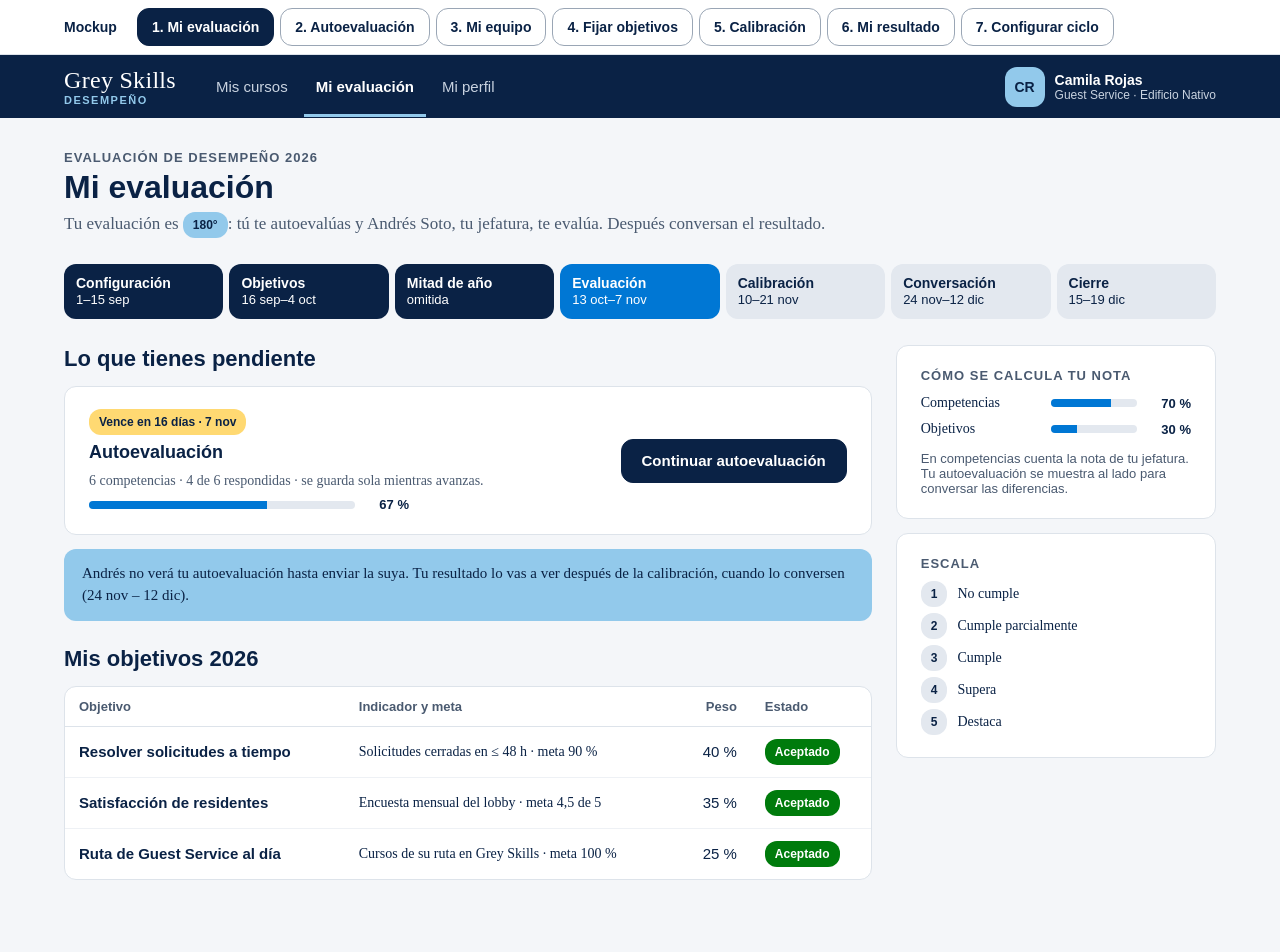
<file: docs/desempeno/mockup.html>
<!doctype html>
<html lang="es">
<head>
<meta charset="utf-8">
<meta name="viewport" content="width=device-width, initial-scale=1, viewport-fit=cover">
<meta name="color-scheme" content="light">
<title>Evaluación de Desempeño · Mockup</title>
<style>
:root {
  --navy: #0A2245; --ocean: #0077D4; --sky: #92C9EB; --stucco: #F5EBDC;
  --fondo: #F4F6F9; --borde: #DDE3EA; --borde-suave: #EEF1F5; --borde-fuerte: #9AA6B5;
  --gris-barra: #E3E8EF; --texto-suave: #4A5A70; --texto-claro: #C9D3E0;
  --verde: #007B0C; --amarillo: #FFD972; --rojo: #9E3B2E;
  --radio: 12px; --sans: "Helvetica Neue", Arial, sans-serif; --serif: Georgia, "Times New Roman", serif;
}
*, *::before, *::after { box-sizing: border-box; }
html, body { margin: 0; }
body { background: var(--fondo); color: var(--navy); font: 16px/1.45 var(--serif); }
button { font: inherit; color: inherit; }
a { color: var(--ocean); }
button:focus-visible, a:focus-visible, input:focus-visible, select:focus-visible, textarea:focus-visible { outline: 3px solid var(--sky); outline-offset: 2px; }
@media (prefers-reduced-motion: reduce) { * { transition: none !important; } }

/* Barra del mockup */
.pv { position: sticky; top: 0; z-index: 50; background: #FFF; border-bottom: 1px solid var(--borde); }
.pv-in { max-width: 1200px; margin: 0 auto; padding: 8px 24px; display: flex; flex-wrap: wrap; align-items: center; gap: 6px 14px; }
.pv-t { font: 700 14px var(--sans); margin-right: 6px; }
.pv-tabs { display: flex; flex-wrap: wrap; gap: 6px; }
.pv-tab { min-height: 38px; padding: 0 14px; border-radius: var(--radio); border: 1px solid var(--borde-fuerte); background: #FFF; color: var(--navy); font: 700 14px var(--sans); cursor: pointer; }
.pv-tab[aria-current="page"] { background: var(--navy); border-color: var(--navy); color: #FFF; }

/* Encabezado de la plataforma */
.top { background: var(--navy); color: #FFF; }
.top-in { max-width: 1200px; margin: 0 auto; padding: 0 24px; display: flex; flex-wrap: wrap; align-items: center; gap: 8px 28px; }
.brand { display: flex; flex-direction: column; padding: 12px 0; }
.brand-name { font: 24px var(--serif); letter-spacing: .3px; }
.brand-tag { font: 700 11px var(--sans); color: var(--sky); letter-spacing: 1.5px; text-transform: uppercase; }
.nav { display: flex; flex-wrap: wrap; gap: 4px; flex: 1 1 auto; }
.nav span { padding: 22px 12px 19px; border-bottom: 3px solid transparent; font: 15px var(--sans); color: var(--texto-claro); }
.nav span.on { border-bottom-color: var(--sky); color: #FFF; font-weight: 700; }
.me { display: flex; align-items: center; gap: 10px; margin-left: auto; padding: 10px 0; }
.avatar { width: 40px; height: 40px; flex: none; border-radius: var(--radio); background: var(--sky); color: var(--navy); display: flex; align-items: center; justify-content: center; font: 700 14px var(--sans); }
.me-name { font: 700 14px var(--sans); }
.me-role { font: 12px var(--sans); color: var(--texto-claro); }

/* Estructura */
.main { max-width: 1200px; margin: 0 auto; padding: 32px 24px 72px; }
.stack { display: flex; flex-direction: column; gap: 14px; }
.stack-lg { display: flex; flex-direction: column; gap: 26px; }
.stack-sm { display: flex; flex-direction: column; gap: 6px; }
.row { display: flex; flex-wrap: wrap; align-items: center; gap: 10px; }
.row-between { display: flex; flex-wrap: wrap; align-items: flex-end; justify-content: space-between; gap: 16px; }
.split { display: flex; flex-wrap: wrap; gap: 24px; align-items: flex-start; }
.split > .side { flex: 1 1 320px; min-width: 0; }
.split > .grow { flex: 999 1 520px; min-width: 0; }
.grid { display: grid; grid-template-columns: repeat(auto-fill, minmax(220px, 1fr)); gap: 16px; }
.h1 { margin: 0 0 6px; font: 700 32px/1.15 var(--sans); }
.h2 { margin: 0; font: 700 22px/1.25 var(--sans); }
.h3 { margin: 0; font: 700 18px/1.3 var(--sans); }
.eyebrow { margin: 0 0 4px; font: 700 13px var(--sans); letter-spacing: 1px; text-transform: uppercase; color: var(--texto-suave); }
.lead { margin: 0; font-size: 17px; color: var(--texto-suave); }
.muted { color: var(--texto-suave); }
.small { font-size: 14px; }
.xs { font: 13px var(--sans); }
.strong { font-family: var(--sans); font-weight: 700; }
p { margin: 0; }

.card { background: #FFF; border: 1px solid var(--borde); border-radius: var(--radio); }
.pad { padding: 22px 24px; }
.pad-sm { padding: 16px 18px; }
.notice { background: var(--stucco); border-radius: var(--radio); padding: 14px 18px; font-size: 15px; }
.notice-info { background: var(--sky); }
.notice-warn { background: var(--amarillo); }
.kpi { font: 700 34px/1.1 var(--sans); }

.btn, .btn2 { display: inline-flex; align-items: center; justify-content: center; gap: 6px; min-height: 44px; padding: 0 20px; border-radius: var(--radio); font: 700 15px var(--sans); cursor: pointer; white-space: nowrap; }
.btn { border: 1px solid var(--navy); background: var(--navy); color: #FFF; }
.btn:hover { background: var(--ocean); border-color: var(--ocean); }
.btn:disabled { opacity: .4; cursor: default; background: var(--navy); border-color: var(--navy); }
.btn2 { border: 1px solid var(--navy); background: #FFF; color: var(--navy); }
.btn2:hover { background: var(--stucco); }
.btn-sm { min-height: 36px; padding: 0 14px; font-size: 14px; }

.chip { display: inline-flex; align-items: center; min-height: 26px; padding: 0 10px; border-radius: var(--radio); font: 700 12px var(--sans); white-space: nowrap; }
.c-ok { background: var(--verde); color: #FFF; }
.c-warn { background: var(--amarillo); color: var(--navy); }
.c-late { background: var(--rojo); color: #FFF; }
.c-done { background: var(--navy); color: #FFF; }
.c-none { background: var(--stucco); color: var(--navy); }
.c-sky { background: var(--sky); color: var(--navy); }
.c-suave { background: var(--gris-barra); color: var(--navy); }
.t90 { background: var(--stucco); color: var(--navy); }
.t180 { background: var(--sky); color: var(--navy); }
.t360 { background: var(--navy); color: #FFF; }

.bar { flex: 1; height: 8px; background: var(--gris-barra); border-radius: var(--radio); overflow: hidden; min-width: 40px; }
.bar > span { display: block; height: 100%; background: var(--ocean); }
.bar-row { display: flex; align-items: center; gap: 10px; }
.bar-pct { font: 700 13px var(--sans); min-width: 44px; text-align: right; }

.table-wrap { overflow-x: auto; }
table { border-collapse: collapse; width: 100%; }
th { text-align: left; font: 700 13px var(--sans); color: var(--texto-suave); padding: 12px 14px; border-bottom: 1px solid var(--borde); white-space: nowrap; }
td { padding: 12px 14px; border-bottom: 1px solid var(--borde-suave); font-size: 15px; vertical-align: middle; }
tr:last-child td { border-bottom: none; }
.num { text-align: right; font-family: var(--sans); font-variant-numeric: tabular-nums; }

.label { display: block; margin-bottom: 6px; font: 700 14px var(--sans); }
.input { width: 100%; min-height: 42px; padding: 8px 12px; border: 1px solid var(--borde-fuerte); border-radius: var(--radio); font: 15px var(--serif); color: var(--navy); background: #FFF; }
textarea.input { resize: vertical; }
.input-num { width: 90px; text-align: right; font-family: var(--sans); }
.check { display: flex; align-items: flex-start; gap: 10px; font-size: 15px; cursor: pointer; }
.check input { width: 20px; height: 20px; flex: none; margin-top: 2px; accent-color: var(--navy); }

/* Etapas del ciclo */
.steps { display: grid; grid-template-columns: repeat(7, minmax(110px, 1fr)); gap: 6px; overflow-x: auto; }
.step { padding: 10px 12px; border-radius: var(--radio); background: var(--gris-barra); font: 13px/1.3 var(--sans); min-width: 110px; }
.step b { display: block; font-size: 14px; }
.step.done { background: var(--navy); color: #FFF; }
.step.now { background: var(--ocean); color: #FFF; }

/* Escala de evaluación */
.scale { display: flex; flex-wrap: wrap; gap: 6px; }
.scale button { min-width: 44px; min-height: 44px; padding: 0 10px; border-radius: var(--radio); border: 1px solid var(--borde-fuerte); background: #FFF; font: 700 15px var(--sans); cursor: pointer; }
.scale button:hover { background: var(--stucco); }
.scale button[aria-pressed="true"] { background: var(--navy); border-color: var(--navy); color: #FFF; }
.scale .no { font-weight: 400; font-size: 13px; }
.comp { border-top: 1px solid var(--borde-suave); padding-top: 18px; }
.comp:first-child { border-top: none; padding-top: 0; }
.conducta { font-size: 14px; color: var(--texto-suave); padding-left: 14px; border-left: 3px solid var(--sky); }

/* Comparación por evaluador */
.cmp { display: grid; grid-template-columns: minmax(150px, 1.2fr) 3fr; gap: 6px 16px; align-items: center; }
.cmp-bars { display: flex; flex-direction: column; gap: 4px; }
.cmp-l { display: flex; align-items: center; gap: 8px; font: 12px var(--sans); }
.cmp-l .bar { height: 10px; }
.cmp-l .k { width: 90px; flex: none; color: var(--texto-suave); }
.cmp-l .v { width: 30px; flex: none; text-align: right; font-weight: 700; }
.s-auto > span { background: var(--borde-fuerte); }
.s-jefe > span { background: var(--navy); }
.s-par > span { background: var(--ocean); }
.s-eq > span { background: var(--sky); }
.legend { display: flex; flex-wrap: wrap; gap: 14px; font: 13px var(--sans); }
.legend i { display: inline-block; width: 12px; height: 12px; border-radius: 3px; margin-right: 6px; vertical-align: -1px; }

/* Distribución de calibración */
.dist { display: grid; grid-template-columns: repeat(5, 1fr); gap: 10px; align-items: end; height: 190px; }
.dist-col { display: flex; flex-direction: column; align-items: center; justify-content: flex-end; gap: 6px; height: 100%; }
.dist-bar { width: 100%; max-width: 80px; background: var(--ocean); border-radius: 6px 6px 0 0; transition: height .25s; }
.dist-n { font: 700 14px var(--sans); }
.dist-l { font: 12px/1.2 var(--sans); text-align: center; color: var(--texto-suave); min-height: 30px; }
.dist-ref { font: 11px var(--sans); color: var(--texto-suave); }

.big-score { font: 700 56px/1 var(--sans); }
.hidden { display: none !important; }

@media (max-width: 640px) {
  .main { padding: 24px 16px 56px; }
  .pv-in, .top-in { padding-left: 16px; padding-right: 16px; }
  .h1 { font-size: 26px; }
  .nav { display: none; }
  .cmp { grid-template-columns: 1fr; }
  .pad { padding: 18px 16px; }
}
</style>
</head>
<body>

<div class="pv"><div class="pv-in">
  <span class="pv-t">Mockup</span>
  <div class="pv-tabs" role="tablist" id="tabs"></div>
</div></div>

<div id="root"></div>

<script>
// Mockup estático: datos ficticios, nada se guarda.
const $ = (s, el = document) => el.querySelector(s);
const esc = (s) => String(s).replace(/[&<>"]/g, (c) => ({ '&': '&amp;', '<': '&lt;', '>': '&gt;', '"': '&quot;' }[c]));
const ini = (n) => n.split(' ').map((x) => x[0]).slice(0, 2).join('');
const f1 = (n) => n.toFixed(1).replace('.', ',');

const ESCALA = [
  { n: 1, l: 'No cumple' }, { n: 2, l: 'Cumple parcialmente' }, { n: 3, l: 'Cumple' },
  { n: 4, l: 'Supera' }, { n: 5, l: 'Destaca' }
];
const resultado = (x) => x < 2 ? 'No cumple' : x < 2.8 ? 'Cumple parcialmente' : x < 3.7 ? 'Cumple' : x < 4.5 ? 'Supera' : 'Destaca';
const chipTipo = (t) => `<span class="chip t${t}">${t}°</span>`;
const ESTADO = {
  env: '<span class="chip c-ok">Enviada</span>', cur: '<span class="chip c-warn">En curso</span>',
  pen: '<span class="chip c-suave">Pendiente</span>', atr: '<span class="chip c-late">Atrasada</span>',
  na: '<span class="muted xs">No aplica</span>'
};

const ETAPAS = [
  ['Configuración', '1–15 sep'], ['Objetivos', '16 sep–4 oct'], ['Mitad de año', 'omitida'],
  ['Evaluación', '13 oct–7 nov'], ['Calibración', '10–21 nov'], ['Conversación', '24 nov–12 dic'], ['Cierre', '15–19 dic']
];
const etapas = (actual) => `<div class="steps" aria-label="Etapas del ciclo">${ETAPAS.map(([t, d], i) =>
  `<div class="step ${i < actual ? 'done' : i === actual ? 'now' : ''}" ${i === actual ? 'aria-current="step"' : ''}><b>${t}</b>${d}</div>`).join('')}</div>`;

function header(nav, on, nombre, rol) {
  return `<header class="top"><div class="top-in">
    <div class="brand"><span class="brand-name">Grey Skills</span><span class="brand-tag">Desempeño</span></div>
    <nav class="nav" aria-label="Secciones">${nav.map((n) => `<span class="${n === on ? 'on' : ''}">${n}</span>`).join('')}</nav>
    <div class="me"><span class="avatar">${ini(nombre)}</span><span><div class="me-name">${nombre}</div><div class="me-role">${rol}</div></span></div>
  </div></header>`;
}
const NAV_T = ['Mis cursos', 'Mi evaluación', 'Mi perfil'];
const NAV_J = ['Mis cursos', 'Mi evaluación', 'Mi equipo', 'Mi perfil'];
const NAV_G = ['Mis cursos', 'Mi evaluación', 'Mi equipo', 'Calibración', 'Mi perfil'];
const NAV_A = ['Administración', 'Ciclos', 'Competencias', 'Calibración', 'Reportes'];

// ---------- Competencias de Guest Service ----------
const COMPS_GS = [
  { id: 'srv', t: 'Servicio al residente', tipo: 'Corporativa', c: ['Saluda y atiende al residente por su nombre.', 'Resuelve o deriva la solicitud el mismo día y avisa cómo quedó.'] },
  { id: 'eq', t: 'Trabajo en equipo', tipo: 'Corporativa', c: ['Comparte información del turno con el equipo.', 'Ofrece ayuda cuando ve a un compañero sobrepasado.'] },
  { id: 'resp', t: 'Responsabilidad', tipo: 'Corporativa', c: ['Llega a la hora y cumple su turno completo.', 'Cumple los procedimientos del edificio sin que se los recuerden.'] },
  { id: 'com', t: 'Comunicación', tipo: 'Corporativa', c: ['Se expresa con claridad y respeto, también por escrito.'] },
  { id: 'reg', t: 'Registro y seguimiento de solicitudes', tipo: 'De cargo', c: ['Registra toda solicitud en el sistema con datos completos.', 'Hace seguimiento hasta el cierre.'] },
  { id: 'emer', t: 'Manejo de contingencias', tipo: 'De cargo', c: ['Aplica el protocolo de emergencias y avisa a quien corresponde.'] }
];

// ================== Pantallas ==================
const S = {};

S.inicio = {
  tab: 'Mi evaluación', render: () => `${header(NAV_T, 'Mi evaluación', 'Camila Rojas', 'Guest Service · Edificio Nativo')}
  <main class="main stack-lg">
    <div class="row-between">
      <div><p class="eyebrow">Evaluación de Desempeño 2026</p><h1 class="h1">Mi evaluación</h1>
        <p class="lead">Tu evaluación es ${chipTipo(180)}: tú te autoevalúas y Andrés Soto, tu jefatura, te evalúa. Después conversan el resultado.</p></div>
    </div>
    ${etapas(3)}
    <div class="split">
      <section class="grow stack">
        <h2 class="h2">Lo que tienes pendiente</h2>
        <div class="card pad row-between" style="align-items:center">
          <div class="stack-sm"><span class="chip c-warn" style="align-self:flex-start">Vence en 16 días · 7 nov</span>
            <h3 class="h3">Autoevaluación</h3>
            <p class="muted small">6 competencias · 4 de 6 respondidas · se guarda sola mientras avanzas.</p>
            <div class="bar-row" style="max-width:320px"><div class="bar"><span style="width:67%"></span></div><span class="bar-pct">67 %</span></div>
          </div>
          <button class="btn" data-go="form">Continuar autoevaluación</button>
        </div>
        <div class="notice notice-info small">Andrés no verá tu autoevaluación hasta enviar la suya. Tu resultado lo vas a ver después de la calibración, cuando lo conversen (24 nov – 12 dic).</div>
        <h2 class="h2" style="margin-top:10px">Mis objetivos 2026</h2>
        <div class="card table-wrap"><table>
          <thead><tr><th>Objetivo</th><th>Indicador y meta</th><th class="num">Peso</th><th>Estado</th></tr></thead>
          <tbody>
            <tr><td class="strong">Resolver solicitudes a tiempo</td><td class="small">Solicitudes cerradas en ≤ 48 h · meta 90 %</td><td class="num">40 %</td><td><span class="chip c-ok">Aceptado</span></td></tr>
            <tr><td class="strong">Satisfacción de residentes</td><td class="small">Encuesta mensual del lobby · meta 4,5 de 5</td><td class="num">35 %</td><td><span class="chip c-ok">Aceptado</span></td></tr>
            <tr><td class="strong">Ruta de Guest Service al día</td><td class="small">Cursos de su ruta en Grey Skills · meta 100 %</td><td class="num">25 %</td><td><span class="chip c-ok">Aceptado</span></td></tr>
          </tbody></table></div>
      </section>
      <aside class="side stack">
        <div class="card pad stack-sm">
          <p class="eyebrow">Cómo se calcula tu nota</p>
          <div class="bar-row"><span class="small" style="width:120px">Competencias</span><div class="bar"><span style="width:70%"></span></div><span class="bar-pct">70 %</span></div>
          <div class="bar-row"><span class="small" style="width:120px">Objetivos</span><div class="bar"><span style="width:30%"></span></div><span class="bar-pct">30 %</span></div>
          <p class="xs muted" style="margin-top:6px">En competencias cuenta la nota de tu jefatura. Tu autoevaluación se muestra al lado para conversar las diferencias.</p>
        </div>
        <div class="card pad stack-sm">
          <p class="eyebrow">Escala</p>
          ${ESCALA.map((e) => `<div class="row small"><span class="chip c-suave" style="min-width:26px;justify-content:center">${e.n}</span>${e.l}</div>`).join('')}
        </div>
      </aside>
    </div>
  </main>`
};

S.form = {
  tab: 'Autoevaluación', render: () => `${header(NAV_T, 'Mi evaluación', 'Camila Rojas', 'Guest Service · Edificio Nativo')}
  <main class="main stack-lg" style="max-width:900px">
    <div><p class="eyebrow">Autoevaluación · 2026</p><h1 class="h1">¿Cómo te fue este año?</h1>
      <p class="lead">Para cada competencia, elige la nota que mejor describe lo que hiciste en el año. Piensa en ejemplos concretos.</p></div>
    <div class="card pad stack-lg" id="comps">
      ${COMPS_GS.map((c, i) => `<fieldset class="comp stack" data-comp="${c.id}">
        <legend class="row" style="margin-bottom:8px"><span class="h3">${i + 1}. ${c.t}</span><span class="chip ${c.tipo === 'Corporativa' ? 'c-none' : 'c-sky'}">${c.tipo}</span></legend>
        <div class="stack-sm">${c.c.map((x) => `<p class="conducta">${x}</p>`).join('')}</div>
        <div class="scale" role="group" aria-label="Nota para ${c.t}">
          ${ESCALA.map((e) => `<button type="button" data-n="${e.n}" aria-pressed="${[3, 4, 4, 3][i] === e.n}" title="${e.l}">${e.n}</button>`).join('')}
          <button type="button" class="no" data-n="0" aria-pressed="false">No observado</button>
        </div>
        <p class="xs muted" data-lbl>${[3, 4, 4, 3][i] ? ESCALA[[3, 4, 4, 3][i] - 1].l : 'Sin responder'}</p>
        <div data-coment class="hidden"><label class="label" for="cm-${c.id}">Cuéntanos un ejemplo concreto (obligatorio para 1 y 5)</label>
          <textarea class="input" id="cm-${c.id}" rows="2"></textarea></div>
      </fieldset>`).join('')}
    </div>
    <div class="card pad stack">
      <label class="label" for="gral">Comentario general (opcional)</label>
      <textarea class="input" id="gral" rows="3" placeholder="Lo que más te enorgullece del año, en qué te gustaría crecer…"></textarea>
    </div>
    <div class="row-between" style="align-items:center">
      <p class="strong" id="prog">4 de 6 respondidas</p>
      <div class="row"><button class="btn2">Guardar y seguir después</button><button class="btn" id="enviar" disabled>Enviar autoevaluación</button></div>
    </div>
  </main>`,
  init() {
    const upd = () => {
      const sets = [...document.querySelectorAll('[data-comp]')];
      let ok = 0;
      sets.forEach((f) => {
        const sel = f.querySelector('[aria-pressed="true"]');
        const n = sel ? +sel.dataset.n : null;
        f.querySelector('[data-lbl]').textContent = n === null ? 'Sin responder' : n === 0 ? 'No observado: no cuenta en el promedio' : ESCALA[n - 1].l;
        const pideCom = n === 1 || n === 5;
        f.querySelector('[data-coment]').classList.toggle('hidden', !pideCom);
        if (n !== null && (!pideCom || f.querySelector('textarea').value.trim())) ok++;
      });
      $('#prog').textContent = `${ok} de ${sets.length} respondidas`;
      $('#enviar').disabled = ok < sets.length;
    };
    $('#comps').addEventListener('click', (e) => {
      const b = e.target.closest('.scale button'); if (!b) return;
      b.parentNode.querySelectorAll('button').forEach((x) => x.setAttribute('aria-pressed', String(x === b)));
      upd();
    });
    $('#comps').addEventListener('input', upd);
    upd();
  }
};

const EQUIPO = [
  { n: 'Francisca Araya', c: 'Building Manager Assistant', t: 180, obj: 'ok', auto: 'env', jefe: 'cur', par: 'na' },
  { n: 'Camila Rojas', c: 'Guest Service', t: 180, obj: 'ok', auto: 'cur', jefe: 'pen', par: 'na' },
  { n: 'Diego Muñoz', c: 'Guest Service', t: 180, obj: 'ok', auto: 'env', jefe: 'env', par: 'na' },
  { n: 'Valentina Pérez', c: 'Aseo', t: 90, obj: 'ok', auto: 'na', jefe: 'env', par: 'na' },
  { n: 'Matías Contreras', c: 'Aseo', t: 90, obj: 'pend', auto: 'na', jefe: 'atr', par: 'na' }
];
S.equipo = {
  tab: 'Mi equipo', render: () => `${header(NAV_J, 'Mi equipo', 'Andrés Soto', 'Jefatura · Edificio Nativo')}
  <main class="main stack-lg">
    <div><p class="eyebrow">Evaluación de Desempeño 2026 · Edificio Nativo</p><h1 class="h1">Mi equipo</h1>
      <p class="lead">Etapa de evaluación: cierra el 7 de noviembre.</p></div>
    <div class="grid">
      <div class="card pad"><p class="eyebrow">Evaluaciones tuyas</p><p class="kpi">2 de 5</p><p class="small muted">enviadas</p></div>
      <div class="card pad"><p class="eyebrow">Autoevaluaciones</p><p class="kpi">2 de 3</p><p class="small muted">las de 90° no llevan</p></div>
      <div class="card pad"><p class="eyebrow">Objetivos</p><p class="kpi">4 de 5</p><p class="small muted">aceptados</p></div>
      <div class="card pad" style="border:2px solid var(--rojo)"><p class="eyebrow">Atrasadas</p><p class="kpi" style="color:var(--rojo)">1</p><p class="small muted">Matías: objetivos sin aceptar</p></div>
    </div>
    <div class="card table-wrap"><table>
      <thead><tr><th>Persona</th><th>Tipo</th><th>Objetivos</th><th>Autoevaluación</th><th>Tu evaluación</th><th></th></tr></thead>
      <tbody>${EQUIPO.map((p) => `<tr>
        <td><div class="row"><span class="avatar" style="width:34px;height:34px;font-size:12px">${ini(p.n)}</span><span><div class="strong">${p.n}</div><div class="xs muted">${p.c}</div></span></div></td>
        <td>${chipTipo(p.t)}</td>
        <td>${p.obj === 'ok' ? '<span class="chip c-ok">Aceptados</span>' : '<span class="chip c-late">Sin aceptar</span>'}</td>
        <td>${ESTADO[p.auto]}</td><td>${ESTADO[p.jefe]}</td>
        <td>${p.obj !== 'ok' ? '<button class="btn2 btn-sm" data-go="objetivos">Fijar objetivos</button>'
          : p.jefe === 'env' ? '<button class="btn2 btn-sm">Ver</button>' : '<button class="btn btn-sm">Evaluar</button>'}</td></tr>`).join('')}
      </tbody></table></div>
    <div class="card pad stack">
      <div class="row-between" style="align-items:center"><div><h2 class="h2">Tu propia evaluación ${chipTipo(360)}</h2>
        <p class="muted small">Te evalúan Marcela Vidal (jefatura), 4 pares y tu equipo de 5 personas.</p></div>
        <button class="btn2">Ver mis tareas</button></div>
      <div class="table-wrap"><table>
        <thead><tr><th>Evaluador</th><th class="num">Respondidas</th><th>Se muestra</th></tr></thead>
        <tbody>
          <tr><td>Autoevaluación</td><td class="num">0 de 1</td><td class="small">Nominativa, referencial</td></tr>
          <tr><td>Jefatura (Marcela Vidal)</td><td class="num">0 de 1</td><td class="small">Nominativa</td></tr>
          <tr><td>Pares (Tomás Reyes, Carolina Díaz y 2 más)</td><td class="num">2 de 4</td><td class="small">Promedio anónimo (mínimo 3)</td></tr>
          <tr><td>Tu equipo</td><td class="num">3 de 5</td><td class="small">Promedio anónimo (mínimo 3)</td></tr>
        </tbody></table></div>
    </div>
  </main>`
};

const OBJS = [
  { t: 'Mantener pisos y áreas comunes según pauta', ind: 'Revisión semanal de pauta de aseo', meta: '95 % de ítems OK', p: 50 },
  { t: 'Cero reclamos de residentes por aseo', ind: 'Reclamos registrados en el sistema', meta: '≤ 2 en el año', p: 30 },
  { t: 'Ruta de Aseo al día', ind: 'Cursos de su ruta en Grey Skills', meta: '100 %', p: 10 }
];
S.objetivos = {
  tab: 'Fijar objetivos', render: () => `${header(NAV_J, 'Mi equipo', 'Andrés Soto', 'Jefatura · Edificio Nativo')}
  <main class="main stack-lg" style="max-width:1000px">
    <div><p class="eyebrow">Mi equipo · Matías Contreras · Aseo · ${chipTipo(90)}</p><h1 class="h1">Objetivos 2026</h1>
      <p class="lead">Entre 3 y 5 objetivos. Los pesos deben sumar 100 %. Matías los ve y los acepta (o lo conversan si no está de acuerdo).</p></div>
    <div class="notice small">Objetivo heredado del edificio disponible: <b>NPS del edificio ≥ 60</b>. <button class="btn2 btn-sm" style="margin-left:8px" id="heredar">Agregar</button></div>
    <div class="card table-wrap"><table>
      <thead><tr><th>Objetivo</th><th>Indicador</th><th>Meta</th><th class="num">Peso %</th><th></th></tr></thead>
      <tbody id="objs"></tbody>
      <tfoot><tr><td colspan="3" class="strong">Total</td><td class="num strong" id="total"></td><td></td></tr></tfoot>
    </table></div>
    <div class="row-between" style="align-items:center">
      <button class="btn2" id="addObj">+ Agregar objetivo</button>
      <div class="row"><span class="xs" id="msg"></span><button class="btn" id="enviarObj">Enviar a Matías</button></div>
    </div>
  </main>`,
  init() {
    const objs = OBJS.map((o) => ({ ...o }));
    const draw = () => {
      $('#objs').innerHTML = objs.map((o, i) => `<tr>
        <td><input class="input" value="${esc(o.t)}" data-i="${i}" data-k="t" aria-label="Objetivo ${i + 1}"></td>
        <td><input class="input" value="${esc(o.ind)}" data-i="${i}" data-k="ind" aria-label="Indicador ${i + 1}"></td>
        <td><input class="input" value="${esc(o.meta)}" data-i="${i}" data-k="meta" aria-label="Meta ${i + 1}" style="min-width:120px"></td>
        <td class="num"><input class="input input-num" type="number" min="0" max="100" value="${o.p}" data-i="${i}" data-k="p" aria-label="Peso ${i + 1}"></td>
        <td><button class="btn2 btn-sm" data-del="${i}" aria-label="Quitar objetivo ${i + 1}" ${objs.length <= 3 ? 'disabled' : ''}>Quitar</button></td></tr>`).join('');
      sum();
    };
    const sum = () => {
      const t = objs.reduce((a, o) => a + (+o.p || 0), 0);
      $('#total').textContent = t + ' %';
      $('#total').style.color = t === 100 ? 'var(--verde)' : 'var(--rojo)';
      $('#msg').textContent = t === 100 ? '' : `Los pesos suman ${t} %; deben sumar 100 %.`;
      $('#msg').style.color = 'var(--rojo)';
      $('#enviarObj').disabled = t !== 100;
      $('#addObj').disabled = objs.length >= 5;
    };
    $('#objs').addEventListener('input', (e) => { const el = e.target; if (el.dataset.k) { objs[el.dataset.i][el.dataset.k] = el.value; if (el.dataset.k === 'p') sum(); } });
    $('#objs').addEventListener('click', (e) => { const b = e.target.closest('[data-del]'); if (b) { objs.splice(+b.dataset.del, 1); draw(); } });
    $('#addObj').onclick = () => { objs.push({ t: '', ind: '', meta: '', p: 0 }); draw(); };
    $('#heredar').onclick = (e) => { if (objs.length < 5) { objs.push({ t: 'NPS del edificio', ind: 'Encuesta trimestral a residentes', meta: '≥ 60', p: 10 }); e.target.disabled = true; draw(); } };
    draw();
  }
};

const CAL = [
  { n: 'Andrés Soto', u: 'Nativo', c: 'Building Manager', t: 360, comp: 3.9, obj: 4.2 },
  { n: 'Tomás Reyes', u: 'Brooklyn', c: 'Building Manager', t: 360, comp: 3.4, obj: 3.0 },
  { n: 'Carolina Díaz', u: 'IMU', c: 'Building Manager', t: 360, comp: 4.6, obj: 4.8 },
  { n: 'Francisca Araya', u: 'Nativo', c: 'Building Manager Assistant', t: 180, comp: 4.0, obj: 3.6 },
  { n: 'Camila Rojas', u: 'Nativo', c: 'Guest Service', t: 180, comp: 3.7, obj: 4.0 },
  { n: 'Diego Muñoz', u: 'Nativo', c: 'Guest Service', t: 180, comp: 2.6, obj: 2.0 },
  { n: 'Ignacia Morales', u: 'Brooklyn', c: 'Guest Service', t: 180, comp: 4.8, obj: 5.0 },
  { n: 'Benjamín Torres', u: 'IMU', c: 'Guest Service', t: 180, comp: 3.3, obj: 3.0 },
  { n: 'Valentina Pérez', u: 'Nativo', c: 'Aseo', t: 90, comp: 3.5, obj: 4.0 },
  { n: 'Matías Contreras', u: 'Nativo', c: 'Aseo', t: 90, comp: 3.0, obj: 3.0 },
  { n: 'Felipe Castro', u: 'Brooklyn', c: 'Aseo', t: 90, comp: 4.6, obj: 4.0 },
  { n: 'Rocío Silva', u: 'IMU', c: 'Aseo', t: 90, comp: 1.8, obj: 2.0 },
  { n: 'Jorge Fuentes', u: 'Brooklyn', c: 'Mantención', t: 90, comp: 3.2, obj: 3.0 }
];
const pesoComp = (c) => /Building Manager/.test(c) ? 0.5 : 0.7;
S.calibracion = {
  tab: 'Calibración', render: () => `${header(NAV_G, 'Calibración', 'Marcela Vidal', 'Gerente · Operaciones')}
  <main class="main stack-lg">
    <div class="row-between"><div><p class="eyebrow">Evaluación de Desempeño 2026 · Gerencia de Operaciones</p><h1 class="h1">Calibración</h1>
      <p class="lead">Revisa que una misma nota signifique lo mismo en todos los edificios. Cada ajuste necesita una justificación.</p></div>
      <div class="row"><select class="input" aria-label="Filtrar por edificio" id="fU" style="width:auto"><option value="">Todos los edificios</option><option>Nativo</option><option>Brooklyn</option><option>IMU</option></select></div></div>
    <div class="split">
      <section class="side card pad stack">
        <h2 class="h3">Distribución</h2>
        <div class="dist" id="dist"></div>
        <p class="xs muted">Referencia sugerida por RRHH (no obligatoria): Destaca ≤ 15 %, No cumple y Cumple parcialmente juntos ≥ 5 %.</p>
        <div class="notice notice-warn small hidden" id="alerta"></div>
      </section>
      <section class="grow card table-wrap"><table>
        <thead><tr><th>Persona</th><th>Tipo</th><th class="num">Comp.</th><th class="num">Obj.</th><th class="num">Calculada</th><th>Calibrado</th><th>Justificación</th></tr></thead>
        <tbody id="cal"></tbody></table></section>
    </div>
    <div class="row" style="justify-content:flex-end"><button class="btn2">Exportar a Excel</button><button class="btn">Cerrar calibración de la gerencia</button></div>
  </main>`,
  init() {
    const rows = CAL.map((p) => { const x = p.comp * pesoComp(p.c) + p.obj * (1 - pesoComp(p.c)); return { ...p, calc: x, adj: resultado(x), just: '' }; });
    const ORDEN = ESCALA.map((e) => e.l);
    const draw = () => {
      const fu = $('#fU').value;
      const vis = rows.filter((r) => !fu || r.u === fu);
      $('#cal').innerHTML = vis.map((r) => { const i = rows.indexOf(r); const cambio = r.adj !== resultado(r.calc); return `<tr>
        <td><div class="strong">${r.n}</div><div class="xs muted">${r.c} · ${r.u}</div></td>
        <td>${chipTipo(r.t)}</td><td class="num">${f1(r.comp)}</td><td class="num">${f1(r.obj)}</td>
        <td class="num"><b>${f1(r.calc)}</b><div class="xs muted">${resultado(r.calc)}</div></td>
        <td><select class="input" data-i="${i}" aria-label="Resultado calibrado de ${r.n}" style="min-width:170px;${cambio ? 'border:2px solid var(--ocean)' : ''}">${ORDEN.map((o) => `<option ${o === r.adj ? 'selected' : ''}>${o}</option>`).join('')}</select></td>
        <td>${cambio ? `<input class="input" data-j="${i}" value="${esc(r.just)}" placeholder="¿Por qué se ajusta?" style="min-width:180px;${r.just ? '' : 'border:2px solid var(--rojo)'}" aria-label="Justificación para ${r.n}">` : '<span class="xs muted">Sin ajuste</span>'}</td></tr>`; }).join('');
      const cnt = ORDEN.map((o) => vis.filter((r) => r.adj === o).length);
      const max = Math.max(1, ...cnt);
      $('#dist').innerHTML = cnt.map((c, i) => `<div class="dist-col"><span class="dist-n">${c}</span>
        <div class="dist-bar" style="height:${Math.max(4, (c / max) * 120)}px;${i === 4 ? 'background:var(--navy)' : i < 2 ? 'background:var(--rojo)' : ''}"></div>
        <span class="dist-l">${ORDEN[i]}</span><span class="dist-ref">${vis.length ? Math.round((c / vis.length) * 100) : 0} %</span></div>`).join('');
      const pDest = vis.length ? cnt[4] / vis.length : 0;
      $('#alerta').classList.toggle('hidden', Math.round(pDest * 100) <= 15);
      $('#alerta').textContent = `${Math.round(pDest * 100)} % está en "Destaca", sobre la referencia de 15 %. Revisa si todos cumplen la conducta de ese nivel.`;
    };
    $('#cal').addEventListener('change', (e) => { if (e.target.dataset.i) { rows[e.target.dataset.i].adj = e.target.value; draw(); } });
    $('#cal').addEventListener('input', (e) => { if (e.target.dataset.j) { rows[e.target.dataset.j].just = e.target.value; e.target.style.border = e.target.value ? '' : '2px solid var(--rojo)'; } });
    $('#fU').onchange = draw;
    draw();
  }
};

const RES = [
  { t: 'Servicio al residente', a: 4, j: 4, p: 4.3, e: 4.5 },
  { t: 'Trabajo en equipo', a: 4, j: 4, p: 3.8, e: 4.2 },
  { t: 'Responsabilidad', a: 5, j: 4, p: 4.0, e: 4.4 },
  { t: 'Comunicación', a: 4, j: 3, p: 3.3, e: 3.0 },
  { t: 'Liderazgo de equipo', a: 4, j: 4, p: 3.8, e: 3.4 },
  { t: 'Gestión del edificio', a: 4, j: 4, p: 4.0, e: 3.8 }
];
S.resultado = {
  tab: 'Mi resultado', render: () => `${header(NAV_J, 'Mi evaluación', 'Andrés Soto', 'Jefatura · Edificio Nativo')}
  <main class="main stack-lg">
    <div><p class="eyebrow">Evaluación de Desempeño 2026 · ${chipTipo(360)}</p><h1 class="h1">Mi resultado</h1>
      <p class="lead">Conversado con Marcela Vidal el 2 de diciembre.</p></div>
    ${etapas(6)}
    <div class="grid">
      <div class="card pad"><p class="eyebrow">Resultado</p><p class="big-score">Supera</p><p class="small muted" style="margin-top:6px">Nota final 4,0 de 5</p></div>
      <div class="card pad"><p class="eyebrow">Competencias · 50 %</p><p class="kpi">3,9</p>
        <p class="xs muted">Jefatura 60 % · pares 20 % · equipo 20 %</p></div>
      <div class="card pad"><p class="eyebrow">Objetivos · 50 %</p><p class="kpi">4,2</p><p class="xs muted">106 % de logro ponderado</p></div>
    </div>
    <div class="split">
      <section class="grow card pad stack">
        <div class="row-between" style="align-items:center"><h2 class="h2">Competencias por evaluador</h2>
          <div class="legend"><span><i style="background:var(--borde-fuerte)"></i>Tú</span><span><i style="background:var(--navy)"></i>Jefatura</span><span><i style="background:var(--ocean)"></i>Pares (4)</span><span><i style="background:var(--sky)"></i>Tu equipo (5)</span></div></div>
        <div class="cmp">${RES.map((r) => `<div class="strong small">${r.t}${Math.abs(r.a - r.j) >= 1 ? '<div class="xs muted" style="font-weight:400">Diferencia entre tú y tu jefatura</div>' : ''}</div>
          <div class="cmp-bars">${[['Tú', r.a, 's-auto'], ['Jefatura', r.j, 's-jefe'], ['Pares', r.p, 's-par'], ['Tu equipo', r.e, 's-eq']].map(([k, v, c]) =>
            `<div class="cmp-l"><span class="k">${k}</span><div class="bar ${c}"><span style="width:${v * 20}%"></span></div><span class="v">${f1(v)}</span></div>`).join('')}</div>`).join('')}</div>
        <p class="xs muted">Pares y equipo se muestran como promedio, sin nombres. Tu autoevaluación no cuenta en la nota.</p>
      </section>
      <aside class="side stack">
        <div class="card pad stack">
          <h2 class="h3">Objetivos</h2>
          ${[['NPS del edificio ≥ 60', 63, 4], ['Ocupación ≥ 95 %', 97, 4], ['Rotación del equipo ≤ 20 %', 12, 5], ['Ruta BM al día', 100, 4]].map(([t, v, n]) =>
            `<div class="stack-sm"><div class="row-between" style="align-items:center"><span class="small strong">${t}</span><span class="chip c-suave">${n}</span></div><div class="small muted">Resultado: ${v}${t.includes('%') || t.includes('Ruta') ? ' %' : ''}</div></div>`).join('')}
        </div>
        <div class="card pad stack-sm"><h2 class="h3">Comentario de tu jefatura</h2>
          <p class="small">"Gran año en ocupación y en mantener al equipo. El foco para 2027 es la comunicación con residentes en los cambios del edificio: avisar antes y por más canales."</p></div>
      </aside>
    </div>
    <section class="card pad stack">
      <h2 class="h2">Plan de desarrollo 2027</h2>
      <div class="table-wrap"><table>
        <thead><tr><th>Competencia</th><th>Acción acordada</th><th>Curso sugerido en Grey Skills</th><th>Plazo</th></tr></thead>
        <tbody>
          <tr><td class="strong">Comunicación</td><td>Enviar aviso a residentes 72 h antes de cada trabajo en áreas comunes.</td><td><span class="chip c-sky">Comunicación efectiva con residentes</span></td><td>31 mar</td></tr>
          <tr><td class="strong">Liderazgo de equipo</td><td>Reunión quincenal de 15 min con el equipo de Guest Service.</td><td><span class="chip c-sky">Feedback para jefaturas</span></td><td>30 abr</td></tr>
        </tbody></table></div>
      <p class="xs muted">Los cursos quedan asignados con plazo en Grey Skills y su avance se ve en tu ruta.</p>
    </section>
    <section class="card pad stack" style="border:2px solid var(--ocean)">
      <h2 class="h2">Toma de conocimiento</h2>
      <p class="small muted">Firmar indica que conversaste el resultado, no necesariamente que estés de acuerdo.</p>
      <div class="row"><label class="check"><input type="radio" name="acuerdo" value="si" checked> Estoy de acuerdo</label>
        <label class="check"><input type="radio" name="acuerdo" value="no"> No estoy de acuerdo</label></div>
      <div id="desac" class="hidden"><label class="label" for="cm">¿Qué no compartes? (lo verá RRHH)</label><textarea class="input" id="cm" rows="3"></textarea></div>
      <label class="check"><input type="checkbox" id="firma"> Yo, Andrés Soto, RUT 11.222.333-9, tomé conocimiento de mi evaluación 2026.</label>
      <div><button class="btn" id="btnF" disabled>Firmar</button></div>
    </section>
  </main>`,
  init() {
    document.querySelectorAll('[name=acuerdo]').forEach((r) => r.onchange = () => $('#desac').classList.toggle('hidden', r.value === 'si' ? r.checked : !r.checked));
    $('#firma').onchange = (e) => { $('#btnF').disabled = !e.target.checked; };
    $('#btnF').onclick = (e) => { e.target.textContent = 'Firmado el 2 dic 2026'; e.target.disabled = true; $('#firma').disabled = true; };
  }
};

const CONF = [
  { c: 'Aseo', g: 'Operativo', t: 90, pc: 70, n: 6 }, { c: 'Mantención', g: 'Operativo', t: 90, pc: 70, n: 6 },
  { c: 'Guest Service', g: 'Operativo', t: 180, pc: 70, n: 6 }, { c: 'Building Manager Assistant', g: 'Edificio', t: 180, pc: 50, n: 7 },
  { c: 'Building Manager', g: 'Edificio', t: 360, pc: 50, n: 7 }, { c: 'Analista', g: 'Oficina central', t: 180, pc: 50, n: 6 },
  { c: 'People Partner', g: 'Oficina central', t: 360, pc: 50, n: 7 }, { c: 'HR Business Partner', g: 'Oficina central', t: 360, pc: 50, n: 7 },
  { c: 'Gerente de Operaciones', g: 'Gerencia', t: 360, pc: 40, n: 8 }
];
S.admin = {
  tab: 'Configurar ciclo', render: () => `${header(NAV_A, 'Ciclos', 'Josefina Chaná', 'Administración · RRHH')}
  <main class="main stack-lg">
    <div class="row-between"><div><p class="eyebrow">Ciclos</p><h1 class="h1">Evaluación de Desempeño 2026</h1>
      <p class="lead">En evaluación. 16 personas en el ciclo.</p></div>
      <div class="row"><button class="btn2">Exportar avance</button><button class="btn2">Recordar a atrasados</button></div></div>
    ${etapas(3)}
    <div class="grid">
      ${[['Objetivos aceptados', 15, 16], ['Autoevaluaciones', 6, 11], ['Evaluaciones de jefatura', 7, 16], ['Pares y equipos', 19, 32]].map(([t, a, b]) =>
        `<div class="card pad stack-sm"><p class="eyebrow">${t}</p><p class="kpi">${a} <span class="small muted">de ${b}</span></p><div class="bar-row"><div class="bar"><span style="width:${Math.round(a / b * 100)}%"></span></div><span class="bar-pct">${Math.round(a / b * 100)} %</span></div></div>`).join('')}
    </div>
    <section class="card stack">
      <div class="pad-sm" style="padding-bottom:0"><h2 class="h2">Tipo de evaluación y pesos por cargo</h2>
        <p class="small muted">Cambia el tipo o el peso de competencias; los objetivos toman el resto. Las excepciones por persona se hacen desde su ficha.</p></div>
      <div class="table-wrap"><table>
        <thead><tr><th>Cargo</th><th>Grupo</th><th>Tipo</th><th>Quién evalúa</th><th class="num">Competencias %</th><th class="num">Objetivos %</th><th class="num">N.º comp.</th></tr></thead>
        <tbody id="conf"></tbody></table></div>
    </section>
    <div class="split">
      <section class="grow card pad stack">
        <h2 class="h2">Peso de cada evaluador en 360°</h2>
        <div class="table-wrap"><table><thead><tr><th>Evaluador</th><th class="num">Peso</th><th>Regla</th></tr></thead><tbody>
          <tr><td>Jefatura</td><td class="num">60 %</td><td class="small">Recibe el peso de un grupo con menos de 3 respuestas</td></tr>
          <tr><td>Pares</td><td class="num">20 %</td><td class="small">Entre 3 y 5, propuestos por la persona y aprobados por su jefatura</td></tr>
          <tr><td>Equipo a cargo</td><td class="num">20 %</td><td class="small">Todos sus reportes directos</td></tr>
          <tr><td>Autoevaluación</td><td class="num">—</td><td class="small">Referencial, no pondera</td></tr>
        </tbody></table></div>
      </section>
      <aside class="side card pad stack-sm">
        <h2 class="h3">Competencias del ciclo</h2>
        <p class="small strong" style="margin-top:6px">Corporativas (todos)</p>
        <div class="row">${['Servicio al residente', 'Trabajo en equipo', 'Responsabilidad', 'Comunicación'].map((x) => `<span class="chip c-none">${x}</span>`).join('')}</div>
        <p class="small strong" style="margin-top:10px">De cargo (ejemplos)</p>
        <div class="row">${['Orden y limpieza', 'Diagnóstico y reparación', 'Registro de solicitudes', 'Liderazgo de equipo', 'Gestión del edificio'].map((x) => `<span class="chip c-sky">${x}</span>`).join('')}</div>
        <div style="margin-top:10px"><button class="btn2 btn-sm">Editar catálogo</button></div>
      </aside>
    </div>
  </main>`,
  init() {
    const QUIEN = { 90: 'Jefatura', 180: 'Auto + jefatura', 360: 'Auto + jefatura + pares + equipo' };
    const draw = () => {
      $('#conf').innerHTML = CONF.map((r, i) => `<tr>
        <td class="strong">${r.c}</td><td class="small muted">${r.g}</td>
        <td><select class="input" data-i="${i}" data-k="t" aria-label="Tipo para ${r.c}" style="width:auto">${[90, 180, 360].map((t) => `<option value="${t}" ${t === r.t ? 'selected' : ''}>${t}°</option>`).join('')}</select></td>
        <td class="small">${QUIEN[r.t]}</td>
        <td class="num"><input class="input input-num" type="number" min="0" max="100" step="5" value="${r.pc}" data-i="${i}" data-k="pc" aria-label="Peso competencias para ${r.c}"></td>
        <td class="num">${100 - r.pc} %</td><td class="num">${r.n}</td></tr>`).join('');
    };
    $('#conf').addEventListener('change', (e) => { const el = e.target; if (el.dataset.k) { CONF[el.dataset.i][el.dataset.k] = Math.max(0, Math.min(100, +el.value)); draw(); } });
    draw();
  }
};

// ---------- Navegación del mockup ----------
const ORDEN = ['inicio', 'form', 'equipo', 'objetivos', 'calibracion', 'resultado', 'admin'];
function ir(k) {
  $('#root').innerHTML = S[k].render();
  document.querySelectorAll('.pv-tab').forEach((b) => b.setAttribute('aria-current', b.dataset.k === k ? 'page' : 'false'));
  if (S[k].init) S[k].init();
  history.replaceState(null, '', '#' + k);
  window.scrollTo(0, 0);
}
$('#tabs').innerHTML = ORDEN.map((k, i) => `<button class="pv-tab" data-k="${k}">${i + 1}. ${S[k].tab}</button>`).join('');
$('#tabs').onclick = (e) => { const b = e.target.closest('[data-k]'); if (b) ir(b.dataset.k); };
$('#root').addEventListener('click', (e) => { const b = e.target.closest('[data-go]'); if (b) ir(b.dataset.go); });
ir(ORDEN.includes(location.hash.slice(1)) ? location.hash.slice(1) : 'inicio');
</script>
</body>
</html>
</file>
